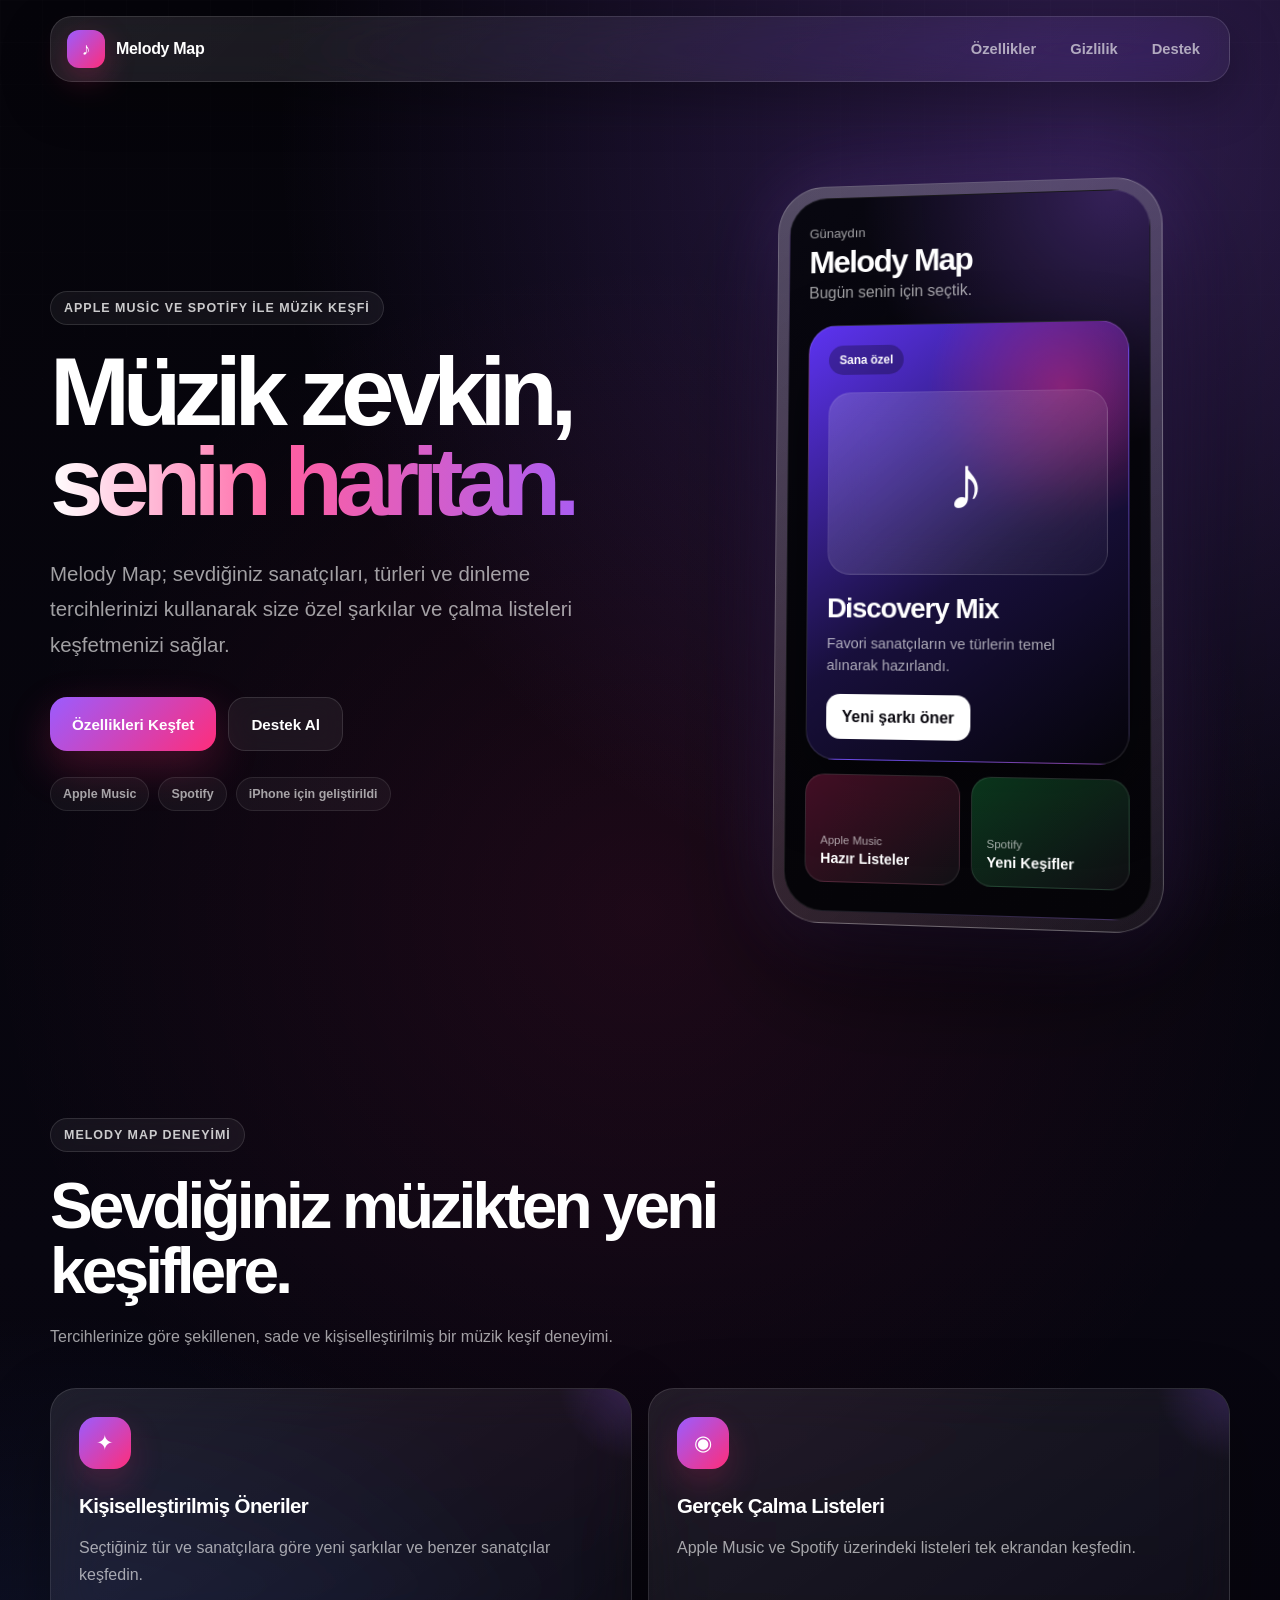
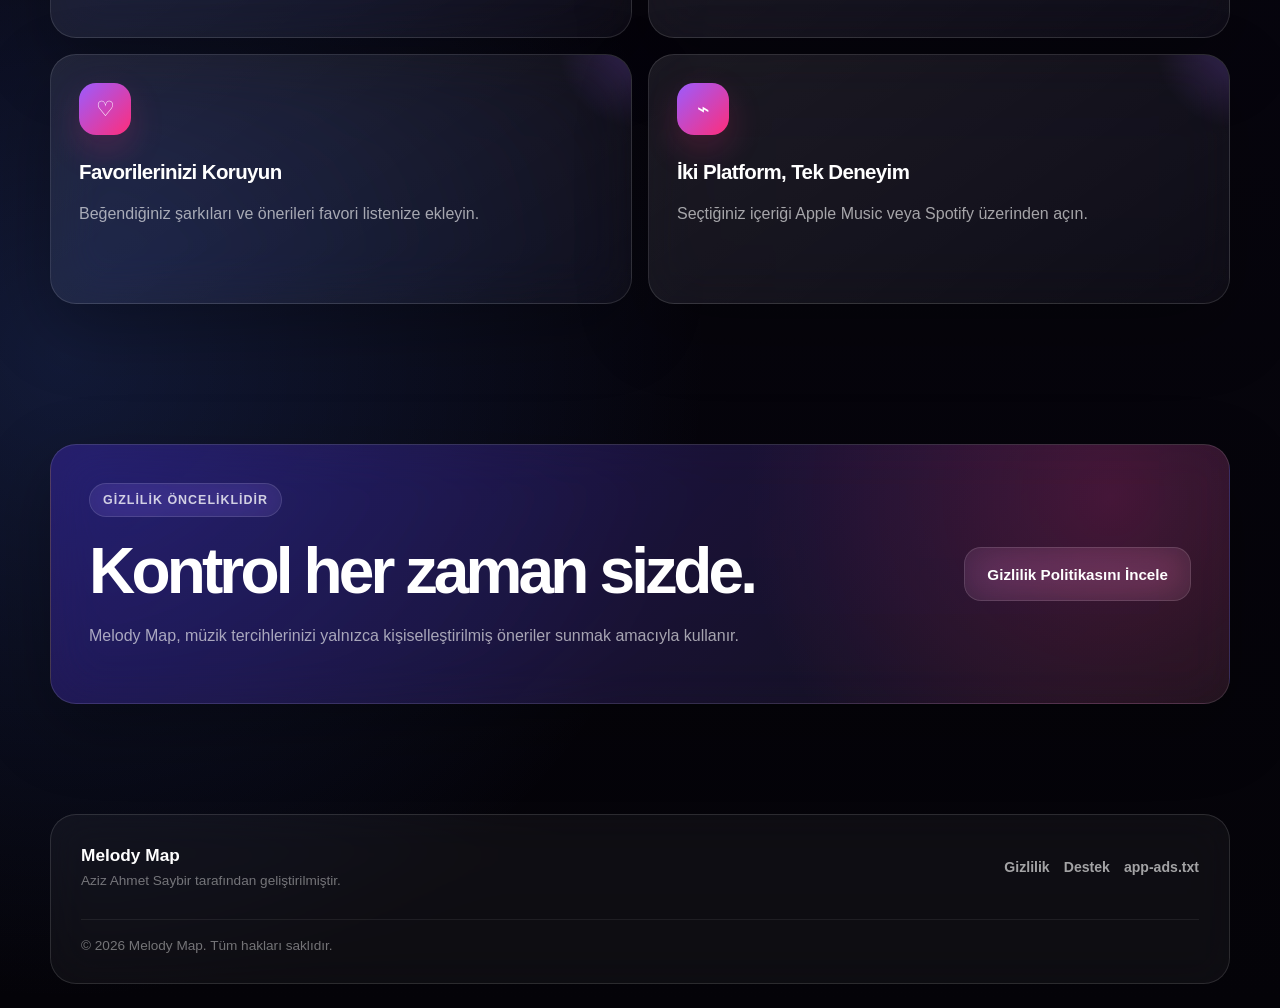
<file: index.html>
<!DOCTYPE html>
<html lang="tr">
<head>
    <meta charset="UTF-8">

    <meta
        name="viewport"
        content="width=device-width, initial-scale=1.0"
    >

    <title>Melody Map — Kişiselleştirilmiş Müzik Keşfi</title>

    <meta
        name="description"
        content="Melody Map, Apple Music ve Spotify üzerinden müzik zevkinize uygun şarkılar, sanatçılar ve çalma listeleri keşfetmenizi sağlar."
    >

    <meta name="theme-color" content="#050507">

    <link rel="stylesheet" href="style.css">
</head>

<body>
    <header class="site-header">
        <a class="brand" href="index.html">
            <span class="brand-icon">♪</span>
            <span>Melody Map</span>
        </a>

        <nav class="navigation">
            <a href="#features">Özellikler</a>
            <a href="privacy.html">Gizlilik</a>
            <a href="support.html">Destek</a>
        </nav>
    </header>

    <main>
        <section class="hero">
            <div class="hero-copy">
                <span class="eyebrow">
                    Apple Music ve Spotify ile müzik keşfi
                </span>

                <h1>
                    Müzik zevkin,
                    <span>senin haritan.</span>
                </h1>

                <p>
                    Melody Map; sevdiğiniz sanatçıları, türleri ve
                    dinleme tercihlerinizi kullanarak size özel
                    şarkılar ve çalma listeleri keşfetmenizi sağlar.
                </p>

                <div class="hero-actions">
                    <a class="primary-button" href="#features">
                        Özellikleri Keşfet
                    </a>

                    <a class="secondary-button" href="support.html">
                        Destek Al
                    </a>
                </div>

                <div class="platform-badges">
                    <span>Apple Music</span>
                    <span>Spotify</span>
                    <span>iPhone için geliştirildi</span>
                </div>
            </div>

            <div class="hero-visual">
                <div class="phone-frame">
                    <div class="phone-screen">
                        <div class="phone-header">
                            <small>Günaydın</small>
                            <strong>Melody Map</strong>
                            <span>Bugün senin için seçtik.</span>
                        </div>

                        <div class="music-card">
                            <span class="card-label">Sana özel</span>

                            <div class="music-art">
                                ♪
                            </div>

                            <h2>Discovery Mix</h2>
                            <p>
                                Favori sanatçıların ve türlerin temel
                                alınarak hazırlandı.
                            </p>

                            <button type="button">
                                Yeni şarkı öner
                            </button>
                        </div>

                        <div class="mini-card-row">
                            <div class="mini-card">
                                <span>Apple Music</span>
                                <strong>Hazır Listeler</strong>
                            </div>

                            <div class="mini-card spotify-card">
                                <span>Spotify</span>
                                <strong>Yeni Keşifler</strong>
                            </div>
                        </div>
                    </div>
                </div>
            </div>
        </section>

        <section id="features" class="section">
            <div class="section-heading">
                <span class="eyebrow">Melody Map deneyimi</span>

                <h2>
                    Sevdiğiniz müzikten yeni keşiflere.
                </h2>

                <p>
                    Tercihlerinize göre şekillenen, sade ve
                    kişiselleştirilmiş bir müzik keşif deneyimi.
                </p>
            </div>

            <div class="feature-grid">
                <article class="feature-card">
                    <span class="feature-icon">✦</span>
                    <h3>Kişiselleştirilmiş Öneriler</h3>
                    <p>
                        Seçtiğiniz tür ve sanatçılara göre yeni
                        şarkılar ve benzer sanatçılar keşfedin.
                    </p>
                </article>

                <article class="feature-card">
                    <span class="feature-icon">◉</span>
                    <h3>Gerçek Çalma Listeleri</h3>
                    <p>
                        Apple Music ve Spotify üzerindeki listeleri
                        tek ekrandan keşfedin.
                    </p>
                </article>

                <article class="feature-card">
                    <span class="feature-icon">♡</span>
                    <h3>Favorilerinizi Koruyun</h3>
                    <p>
                        Beğendiğiniz şarkıları ve önerileri favori
                        listenize ekleyin.
                    </p>
                </article>

                <article class="feature-card">
                    <span class="feature-icon">⌁</span>
                    <h3>İki Platform, Tek Deneyim</h3>
                    <p>
                        Seçtiğiniz içeriği Apple Music veya Spotify
                        üzerinden açın.
                    </p>
                </article>
            </div>
        </section>

        <section class="privacy-banner">
            <div>
                <span class="eyebrow">Gizlilik önceliklidir</span>

                <h2>
                    Kontrol her zaman sizde.
                </h2>

                <p>
                    Melody Map, müzik tercihlerinizi yalnızca
                    kişiselleştirilmiş öneriler sunmak amacıyla
                    kullanır.
                </p>
            </div>

            <a class="secondary-button" href="privacy.html">
                Gizlilik Politikasını İncele
            </a>
        </section>
    </main>

    <footer class="site-footer">
        <div>
            <strong>Melody Map</strong>
            <p>Aziz Ahmet Saybir tarafından geliştirilmiştir.</p>
        </div>

        <div class="footer-links">
            <a href="privacy.html">Gizlilik</a>
            <a href="support.html">Destek</a>
            <a href="app-ads.txt">app-ads.txt</a>
        </div>

        <p class="copyright">
            © 2026 Melody Map. Tüm hakları saklıdır.
        </p>
    </footer>
</body>
</html>
</file>
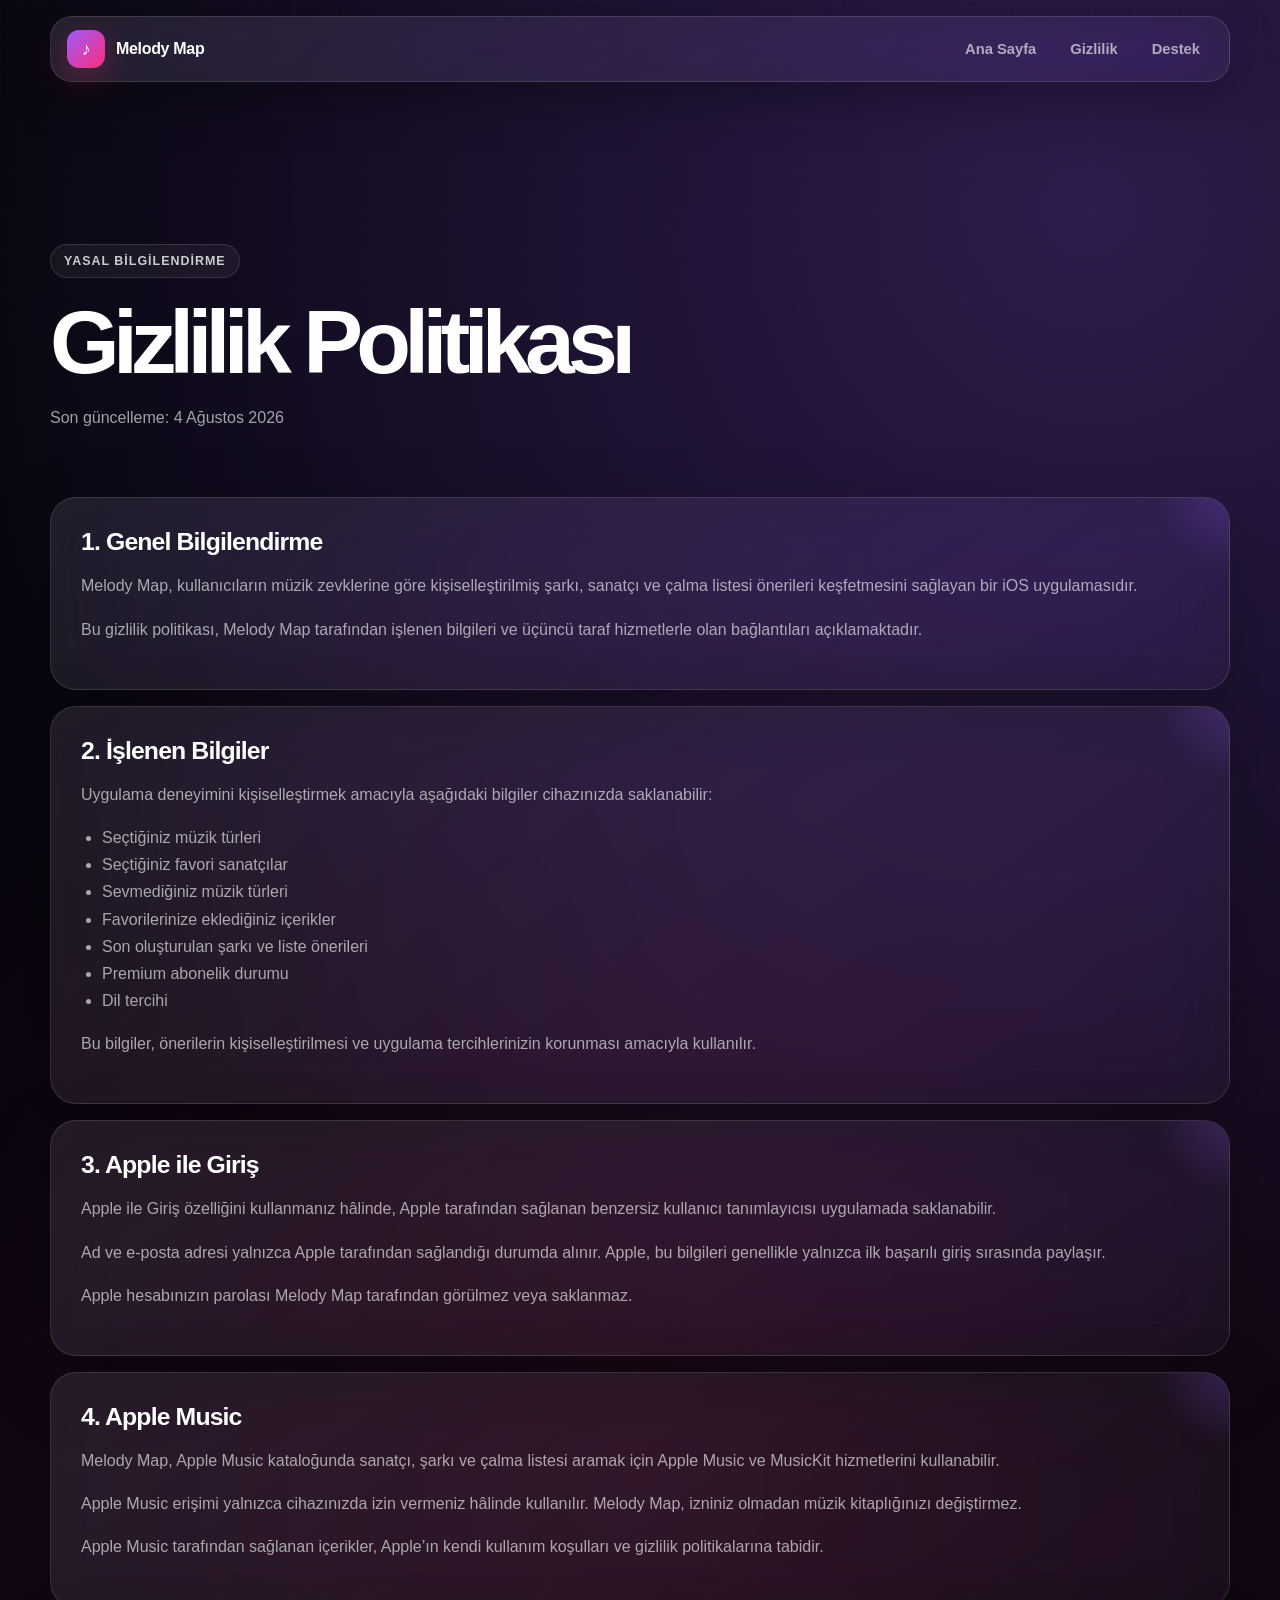
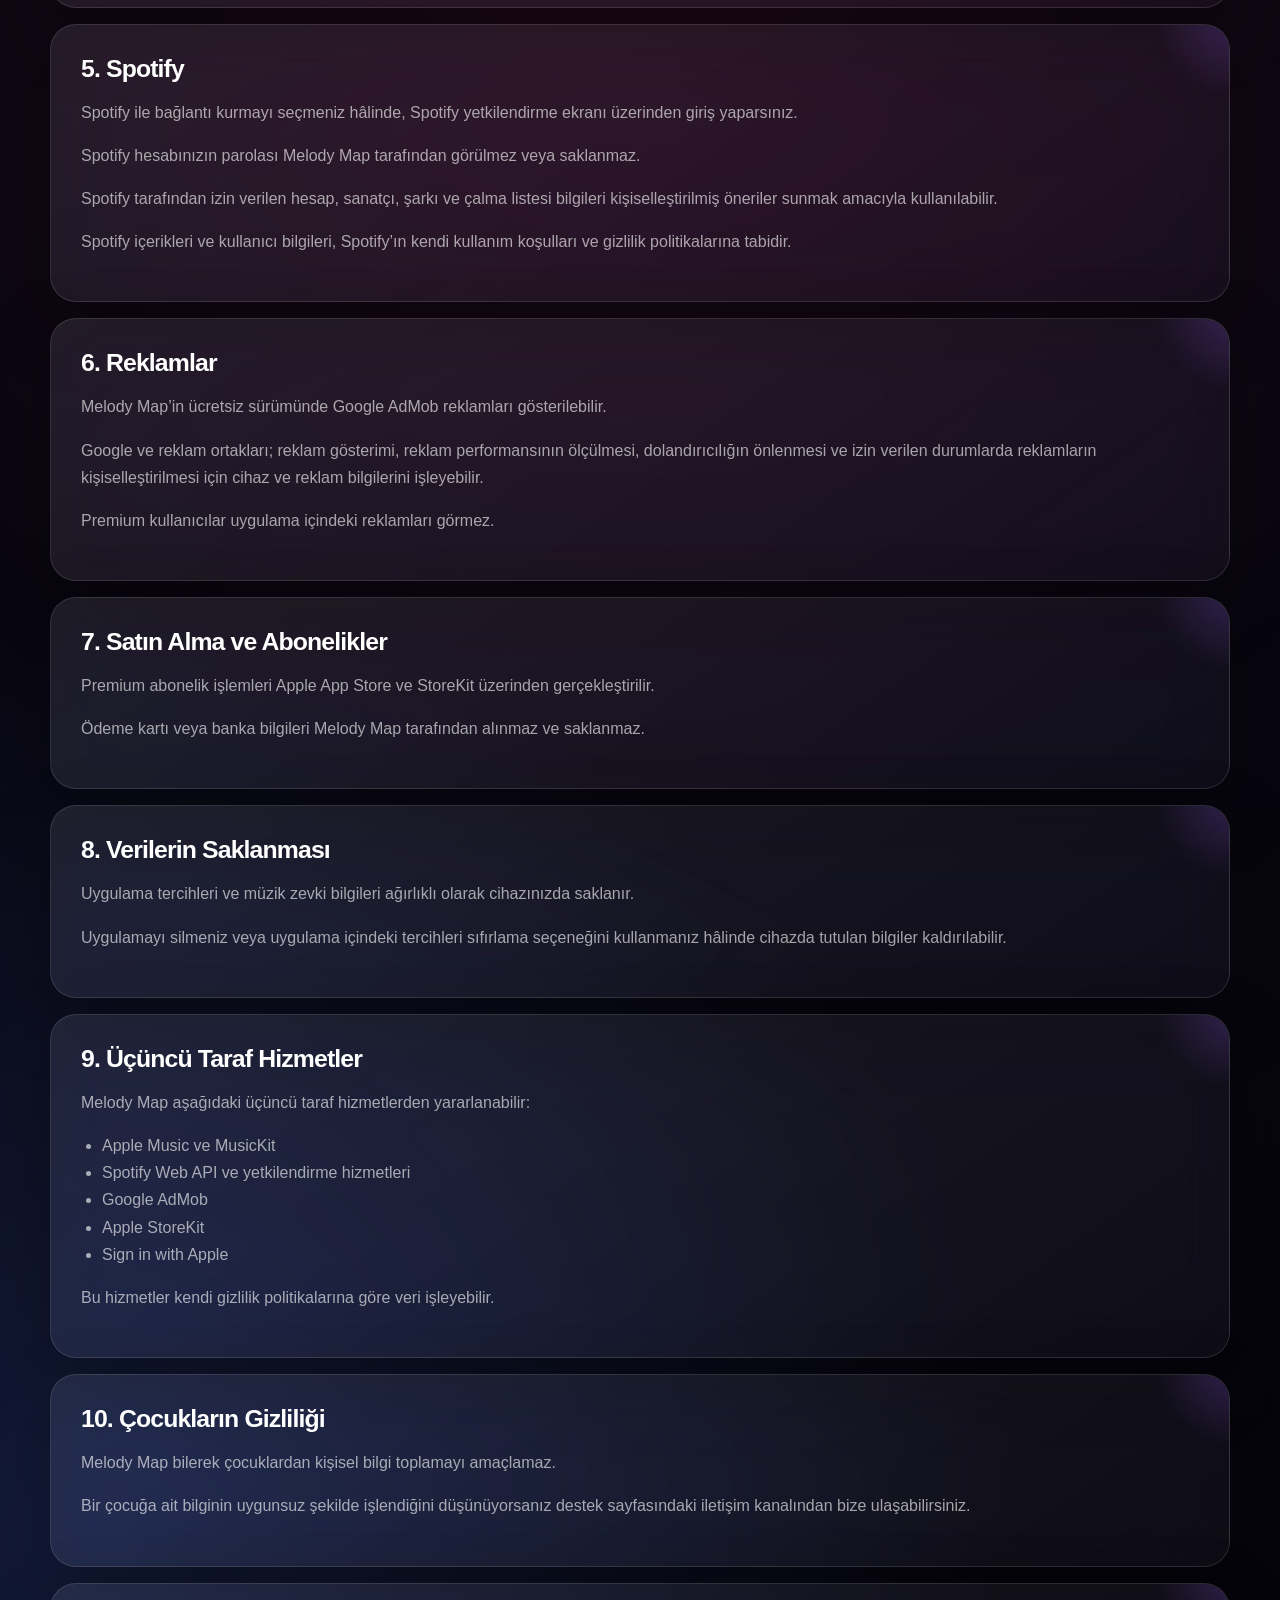
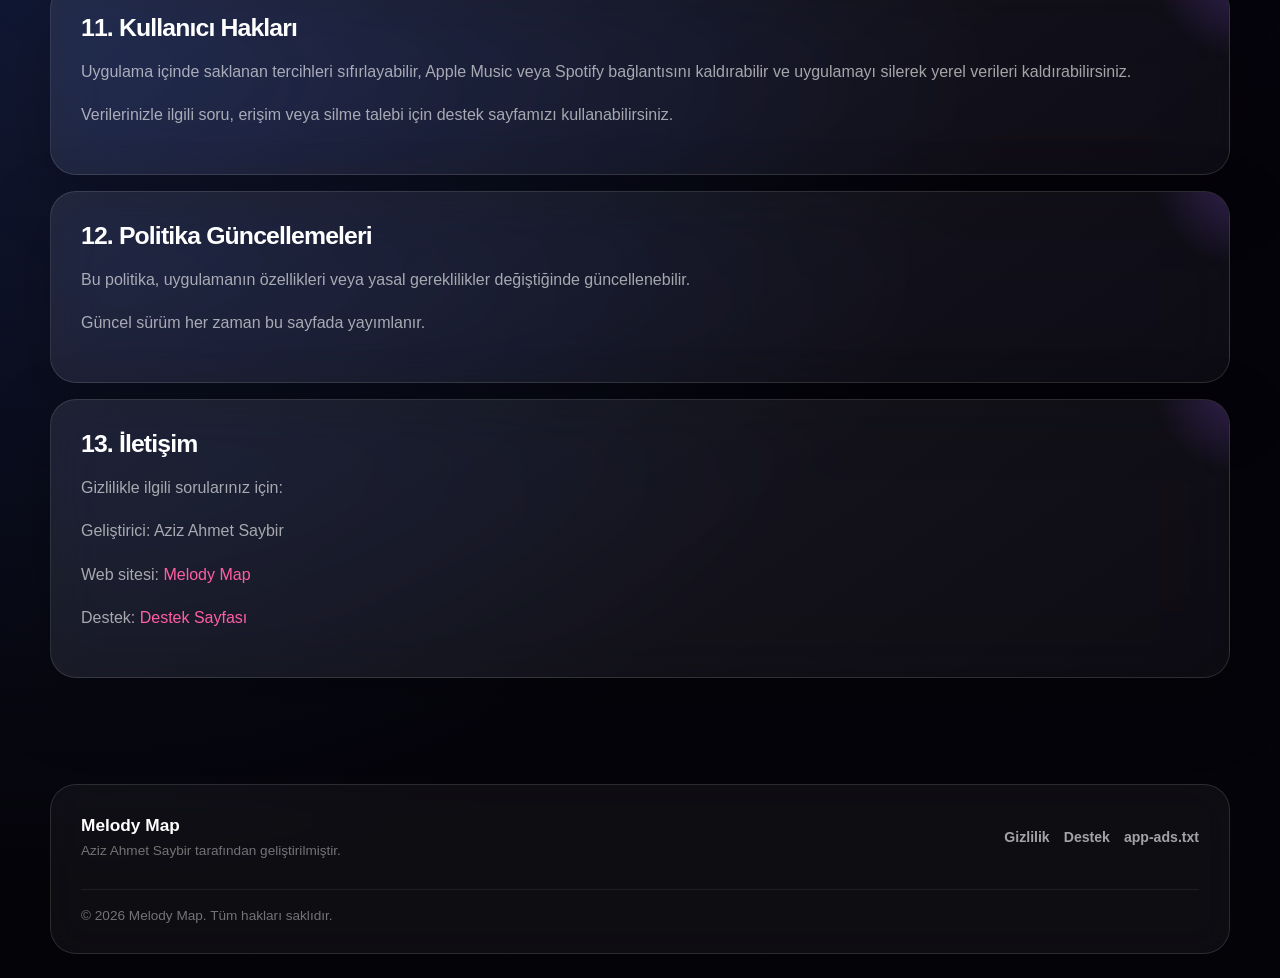
<file: privacy.html>
<!DOCTYPE html>
<html lang="tr">
<head>
    <meta charset="UTF-8">

    <meta
        name="viewport"
        content="width=device-width, initial-scale=1.0"
    >

    <title>Gizlilik Politikası — Melody Map</title>

    <meta
        name="description"
        content="Melody Map uygulamasının gizlilik politikası."
    >

    <meta name="theme-color" content="#050507">

    <link rel="stylesheet" href="style.css">
</head>

<body>
    <header class="site-header">
        <a class="brand" href="index.html">
            <span class="brand-icon">♪</span>
            <span>Melody Map</span>
        </a>

        <nav class="navigation">
            <a href="index.html">Ana Sayfa</a>
            <a href="privacy.html">Gizlilik</a>
            <a href="support.html">Destek</a>
        </nav>
    </header>

    <main class="legal-page">
        <section class="legal-hero">
            <span class="eyebrow">Yasal Bilgilendirme</span>

            <h1>Gizlilik Politikası</h1>

            <p>
                Son güncelleme: 4 Ağustos 2026
            </p>
        </section>

        <section class="legal-card">
            <h2>1. Genel Bilgilendirme</h2>

            <p>
                Melody Map, kullanıcıların müzik zevklerine göre
                kişiselleştirilmiş şarkı, sanatçı ve çalma listesi
                önerileri keşfetmesini sağlayan bir iOS
                uygulamasıdır.
            </p>

            <p>
                Bu gizlilik politikası, Melody Map tarafından
                işlenen bilgileri ve üçüncü taraf hizmetlerle olan
                bağlantıları açıklamaktadır.
            </p>
        </section>

        <section class="legal-card">
            <h2>2. İşlenen Bilgiler</h2>

            <p>
                Uygulama deneyimini kişiselleştirmek amacıyla
                aşağıdaki bilgiler cihazınızda saklanabilir:
            </p>

            <ul>
                <li>Seçtiğiniz müzik türleri</li>
                <li>Seçtiğiniz favori sanatçılar</li>
                <li>Sevmediğiniz müzik türleri</li>
                <li>Favorilerinize eklediğiniz içerikler</li>
                <li>Son oluşturulan şarkı ve liste önerileri</li>
                <li>Premium abonelik durumu</li>
                <li>Dil tercihi</li>
            </ul>

            <p>
                Bu bilgiler, önerilerin kişiselleştirilmesi ve
                uygulama tercihlerinizin korunması amacıyla
                kullanılır.
            </p>
        </section>

        <section class="legal-card">
            <h2>3. Apple ile Giriş</h2>

            <p>
                Apple ile Giriş özelliğini kullanmanız hâlinde,
                Apple tarafından sağlanan benzersiz kullanıcı
                tanımlayıcısı uygulamada saklanabilir.
            </p>

            <p>
                Ad ve e-posta adresi yalnızca Apple tarafından
                sağlandığı durumda alınır. Apple, bu bilgileri
                genellikle yalnızca ilk başarılı giriş sırasında
                paylaşır.
            </p>

            <p>
                Apple hesabınızın parolası Melody Map tarafından
                görülmez veya saklanmaz.
            </p>
        </section>

        <section class="legal-card">
            <h2>4. Apple Music</h2>

            <p>
                Melody Map, Apple Music kataloğunda sanatçı,
                şarkı ve çalma listesi aramak için Apple Music ve
                MusicKit hizmetlerini kullanabilir.
            </p>

            <p>
                Apple Music erişimi yalnızca cihazınızda izin
                vermeniz hâlinde kullanılır. Melody Map,
                izniniz olmadan müzik kitaplığınızı değiştirmez.
            </p>

            <p>
                Apple Music tarafından sağlanan içerikler,
                Apple’ın kendi kullanım koşulları ve gizlilik
                politikalarına tabidir.
            </p>
        </section>

        <section class="legal-card">
            <h2>5. Spotify</h2>

            <p>
                Spotify ile bağlantı kurmayı seçmeniz hâlinde,
                Spotify yetkilendirme ekranı üzerinden giriş
                yaparsınız.
            </p>

            <p>
                Spotify hesabınızın parolası Melody Map tarafından
                görülmez veya saklanmaz.
            </p>

            <p>
                Spotify tarafından izin verilen hesap, sanatçı,
                şarkı ve çalma listesi bilgileri kişiselleştirilmiş
                öneriler sunmak amacıyla kullanılabilir.
            </p>

            <p>
                Spotify içerikleri ve kullanıcı bilgileri,
                Spotify’ın kendi kullanım koşulları ve gizlilik
                politikalarına tabidir.
            </p>
        </section>

        <section class="legal-card">
            <h2>6. Reklamlar</h2>

            <p>
                Melody Map’in ücretsiz sürümünde Google AdMob
                reklamları gösterilebilir.
            </p>

            <p>
                Google ve reklam ortakları; reklam gösterimi,
                reklam performansının ölçülmesi, dolandırıcılığın
                önlenmesi ve izin verilen durumlarda reklamların
                kişiselleştirilmesi için cihaz ve reklam
                bilgilerini işleyebilir.
            </p>

            <p>
                Premium kullanıcılar uygulama içindeki reklamları
                görmez.
            </p>
        </section>

        <section class="legal-card">
            <h2>7. Satın Alma ve Abonelikler</h2>

            <p>
                Premium abonelik işlemleri Apple App Store ve
                StoreKit üzerinden gerçekleştirilir.
            </p>

            <p>
                Ödeme kartı veya banka bilgileri Melody Map
                tarafından alınmaz ve saklanmaz.
            </p>
        </section>

        <section class="legal-card">
            <h2>8. Verilerin Saklanması</h2>

            <p>
                Uygulama tercihleri ve müzik zevki bilgileri
                ağırlıklı olarak cihazınızda saklanır.
            </p>

            <p>
                Uygulamayı silmeniz veya uygulama içindeki
                tercihleri sıfırlama seçeneğini kullanmanız
                hâlinde cihazda tutulan bilgiler kaldırılabilir.
            </p>
        </section>

        <section class="legal-card">
            <h2>9. Üçüncü Taraf Hizmetler</h2>

            <p>
                Melody Map aşağıdaki üçüncü taraf hizmetlerden
                yararlanabilir:
            </p>

            <ul>
                <li>Apple Music ve MusicKit</li>
                <li>Spotify Web API ve yetkilendirme hizmetleri</li>
                <li>Google AdMob</li>
                <li>Apple StoreKit</li>
                <li>Sign in with Apple</li>
            </ul>

            <p>
                Bu hizmetler kendi gizlilik politikalarına göre
                veri işleyebilir.
            </p>
        </section>

        <section class="legal-card">
            <h2>10. Çocukların Gizliliği</h2>

            <p>
                Melody Map bilerek çocuklardan kişisel bilgi
                toplamayı amaçlamaz.
            </p>

            <p>
                Bir çocuğa ait bilginin uygunsuz şekilde
                işlendiğini düşünüyorsanız destek sayfasındaki
                iletişim kanalından bize ulaşabilirsiniz.
            </p>
        </section>

        <section class="legal-card">
            <h2>11. Kullanıcı Hakları</h2>

            <p>
                Uygulama içinde saklanan tercihleri sıfırlayabilir,
                Apple Music veya Spotify bağlantısını
                kaldırabilir ve uygulamayı silerek yerel verileri
                kaldırabilirsiniz.
            </p>

            <p>
                Verilerinizle ilgili soru, erişim veya silme
                talebi için destek sayfamızı kullanabilirsiniz.
            </p>
        </section>

        <section class="legal-card">
            <h2>12. Politika Güncellemeleri</h2>

            <p>
                Bu politika, uygulamanın özellikleri veya yasal
                gereklilikler değiştiğinde güncellenebilir.
            </p>

            <p>
                Güncel sürüm her zaman bu sayfada yayımlanır.
            </p>
        </section>

        <section class="legal-card">
            <h2>13. İletişim</h2>

            <p>
                Gizlilikle ilgili sorularınız için:
            </p>

            <p>
                Geliştirici: Aziz Ahmet Saybir
            </p>

            <p>
                Web sitesi:
                <a href="index.html">Melody Map</a>
            </p>

            <p>
                Destek:
                <a href="support.html">Destek Sayfası</a>
            </p>
        </section>
    </main>

    <footer class="site-footer">
        <div>
            <strong>Melody Map</strong>
            <p>Aziz Ahmet Saybir tarafından geliştirilmiştir.</p>
        </div>

        <div class="footer-links">
            <a href="privacy.html">Gizlilik</a>
            <a href="support.html">Destek</a>
            <a href="app-ads.txt">app-ads.txt</a>
        </div>

        <p class="copyright">
            © 2026 Melody Map. Tüm hakları saklıdır.
        </p>
    </footer>
</body>
</html>
</file>
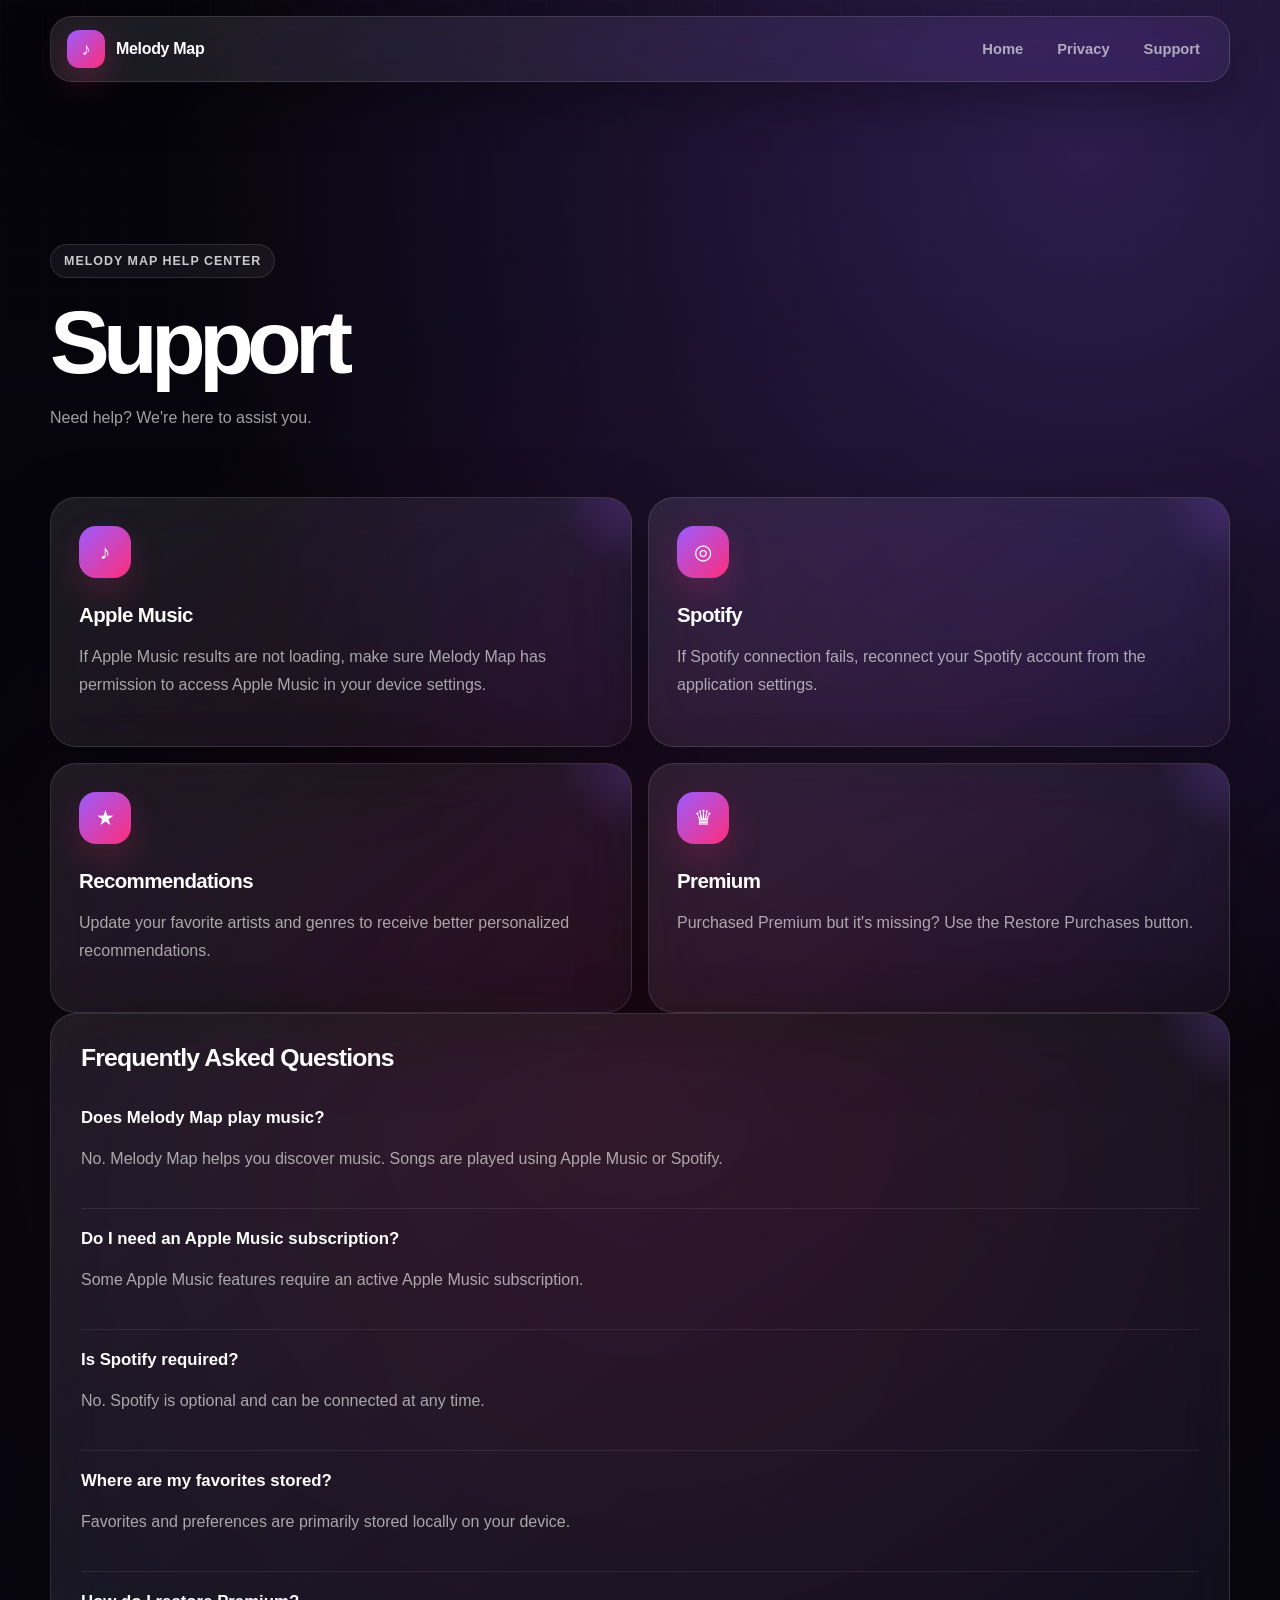
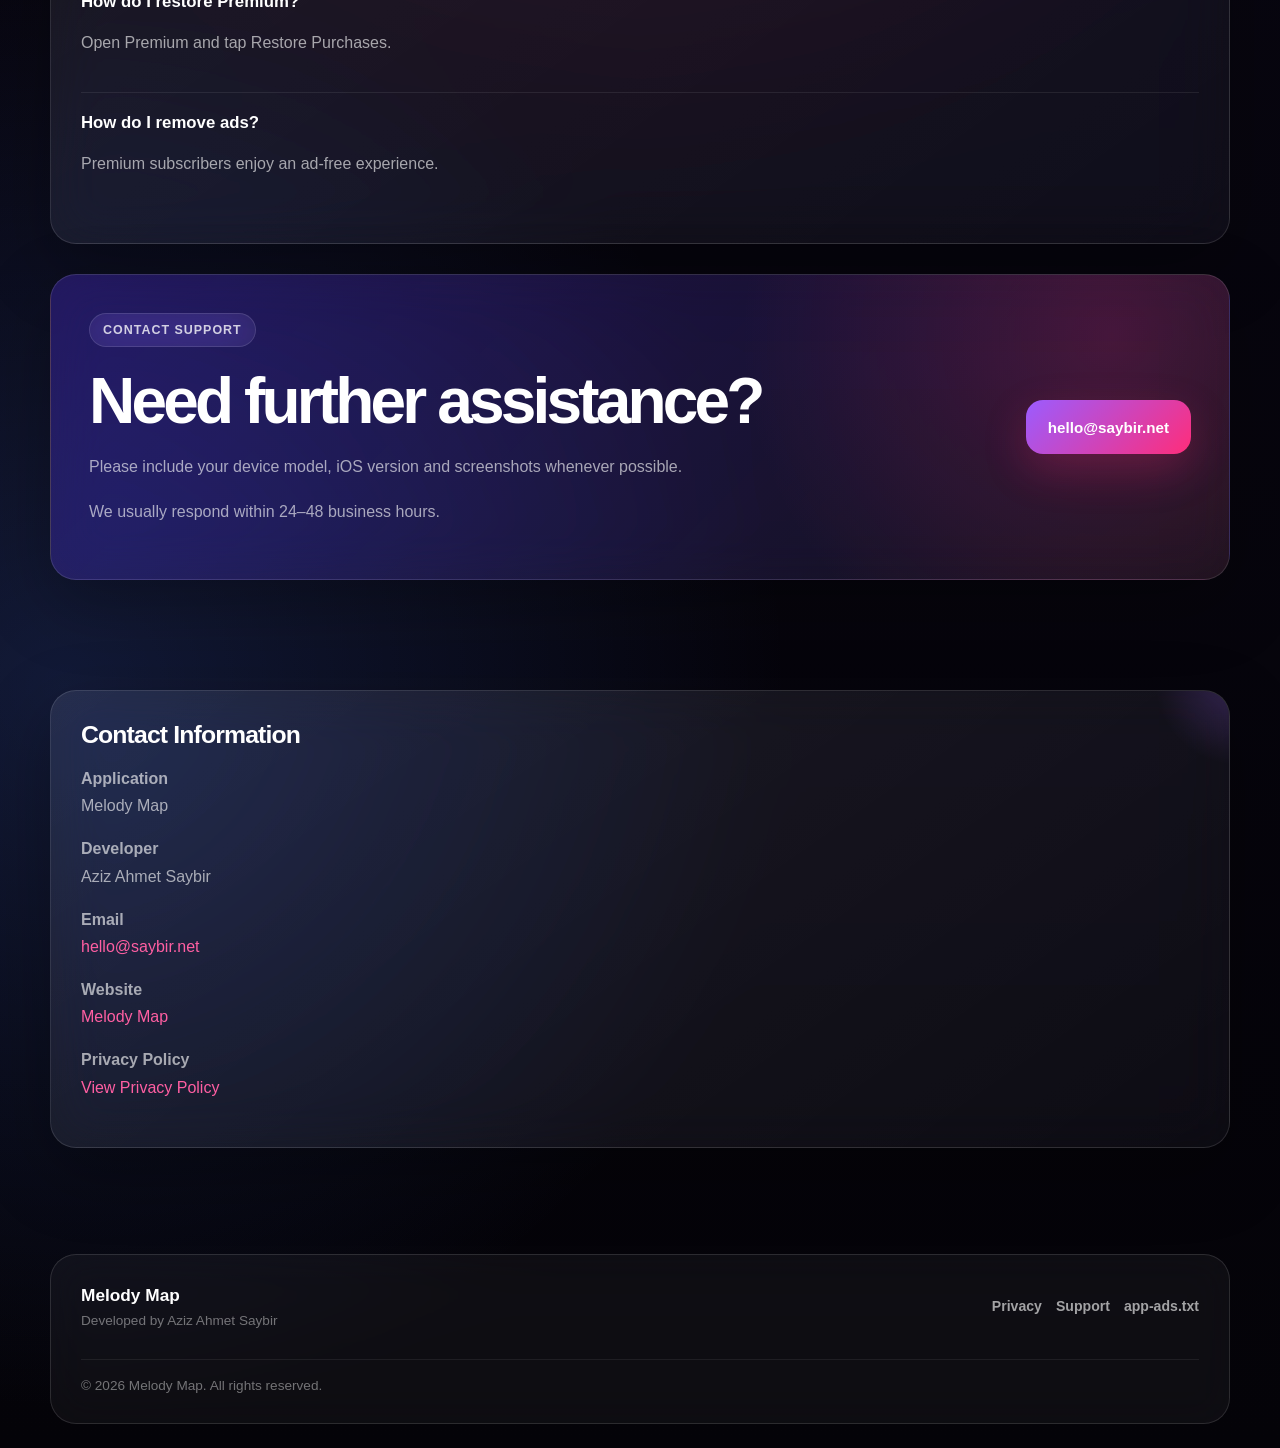
<file: support.html>
<!DOCTYPE html>
<html lang="en">
<head>
    <meta charset="UTF-8">

    <meta
        name="viewport"
        content="width=device-width, initial-scale=1.0"
    >

    <title>Support • Melody Map</title>

    <meta
        name="description"
        content="Official support page for Melody Map."
    >

    <meta name="theme-color" content="#050507">

    <link rel="stylesheet" href="style.css">
</head>

<body>

<header class="site-header">

    <a class="brand" href="index.html">
        <span class="brand-icon">♪</span>
        <span>Melody Map</span>
    </a>

    <nav class="navigation">
        <a href="index.html">Home</a>
        <a href="privacy.html">Privacy</a>
        <a href="support.html">Support</a>
    </nav>

</header>

<main class="legal-page">

    <section class="legal-hero">

        <span class="eyebrow">
            Melody Map Help Center
        </span>

        <h1>Support</h1>

        <p>
            Need help? We're here to assist you.
        </p>

    </section>

    <section class="support-grid">

        <article class="support-card">
            <span class="feature-icon">♪</span>

            <h2>Apple Music</h2>

            <p>
                If Apple Music results are not loading,
                make sure Melody Map has permission to access
                Apple Music in your device settings.
            </p>
        </article>

        <article class="support-card">
            <span class="feature-icon">◎</span>

            <h2>Spotify</h2>

            <p>
                If Spotify connection fails,
                reconnect your Spotify account
                from the application settings.
            </p>
        </article>

        <article class="support-card">
            <span class="feature-icon">★</span>

            <h2>Recommendations</h2>

            <p>
                Update your favorite artists
                and genres to receive
                better personalized recommendations.
            </p>
        </article>

        <article class="support-card">
            <span class="feature-icon">♛</span>

            <h2>Premium</h2>

            <p>
                Purchased Premium but it's missing?
                Use the Restore Purchases button.
            </p>
        </article>

    </section>

    <section class="legal-card">

        <h2>Frequently Asked Questions</h2>

        <div class="faq-item">
            <h3>Does Melody Map play music?</h3>

            <p>
                No.
                Melody Map helps you discover music.
                Songs are played using Apple Music
                or Spotify.
            </p>
        </div>

        <div class="faq-item">
            <h3>Do I need an Apple Music subscription?</h3>

            <p>
                Some Apple Music features require
                an active Apple Music subscription.
            </p>
        </div>

        <div class="faq-item">
            <h3>Is Spotify required?</h3>

            <p>
                No.
                Spotify is optional and can be connected
                at any time.
            </p>
        </div>

        <div class="faq-item">
            <h3>Where are my favorites stored?</h3>

            <p>
                Favorites and preferences are primarily
                stored locally on your device.
            </p>
        </div>

        <div class="faq-item">
            <h3>How do I restore Premium?</h3>

            <p>
                Open Premium and tap
                Restore Purchases.
            </p>
        </div>

        <div class="faq-item">
            <h3>How do I remove ads?</h3>

            <p>
                Premium subscribers enjoy
                an ad-free experience.
            </p>
        </div>

    </section>

    <section class="contact-card">

        <div>

            <span class="eyebrow">
                Contact Support
            </span>

            <h2>Need further assistance?</h2>

            <p>
                Please include your device model,
                iOS version and screenshots
                whenever possible.
            </p>

            <p>
                We usually respond within
                24–48 business hours.
            </p>

        </div>

        <a
            class="primary-button"
            href="mailto:hello@saybir.net?subject=Melody%20Map%20Support"
        >
            hello@saybir.net
        </a>

    </section>

    <section class="legal-card">

        <h2>Contact Information</h2>

        <p>
            <strong>Application</strong><br>
            Melody Map
        </p>

        <p>
            <strong>Developer</strong><br>
            Aziz Ahmet Saybir
        </p>

        <p>
            <strong>Email</strong><br>

            <a href="mailto:hello@saybir.net">
                hello@saybir.net
            </a>
        </p>

        <p>
            <strong>Website</strong><br>

            <a href="index.html">
                Melody Map
            </a>
        </p>

        <p>
            <strong>Privacy Policy</strong><br>

            <a href="privacy.html">
                View Privacy Policy
            </a>
        </p>

    </section>

</main>

<footer class="site-footer">

    <div>

        <strong>Melody Map</strong>

        <p>
            Developed by Aziz Ahmet Saybir
        </p>

    </div>

    <div class="footer-links">

        <a href="privacy.html">
            Privacy
        </a>

        <a href="support.html">
            Support
        </a>

        <a href="app-ads.txt">
            app-ads.txt
        </a>

    </div>

    <p class="copyright">
        © 2026 Melody Map. All rights reserved.
    </p>

</footer>

</body>
</html>
</file>
<file: style.css>
:root {
    --bg: #05040a;
    --bg-soft: #0b0812;
    --surface: rgba(255, 255, 255, 0.065);
    --surface-strong: rgba(255, 255, 255, 0.11);
    --border: rgba(255, 255, 255, 0.12);
    --border-strong: rgba(255, 255, 255, 0.2);

    --text: #ffffff;
    --muted: rgba(255, 255, 255, 0.62);
    --muted-soft: rgba(255, 255, 255, 0.42);

    --pink: #ff2d7a;
    --pink-soft: #ff5fa2;
    --purple: #9b5cff;
    --indigo: #6236ff;
    --blue: #4c7dff;
    --spotify: #1ed760;

    --radius-small: 18px;
    --radius-medium: 26px;
    --radius-large: 36px;

    --shadow:
        0 30px 90px rgba(0, 0, 0, 0.52);

    --glow:
        0 0 60px rgba(155, 92, 255, 0.24);
}

* {
    box-sizing: border-box;
}

html {
    scroll-behavior: smooth;
}

body {
    margin: 0;
    min-height: 100vh;
    overflow-x: hidden;

    font-family:
        -apple-system,
        BlinkMacSystemFont,
        "SF Pro Display",
        "Segoe UI",
        sans-serif;

    color: var(--text);

    background:
        radial-gradient(
            circle at 85% 5%,
            rgba(155, 92, 255, 0.27),
            transparent 30%
        ),
        radial-gradient(
            circle at 5% 75%,
            rgba(76, 125, 255, 0.18),
            transparent 28%
        ),
        radial-gradient(
            circle at 50% 35%,
            rgba(255, 45, 122, 0.09),
            transparent 36%
        ),
        linear-gradient(
            180deg,
            #05040a 0%,
            #080610 48%,
            #040308 100%
        );
}

body::before {
    content: "";
    position: fixed;
    inset: 0;
    pointer-events: none;
    z-index: -1;

    background-image:
        linear-gradient(
            rgba(255, 255, 255, 0.018) 1px,
            transparent 1px
        ),
        linear-gradient(
            90deg,
            rgba(255, 255, 255, 0.018) 1px,
            transparent 1px
        );

    background-size: 42px 42px;

    mask-image:
        linear-gradient(
            to bottom,
            rgba(0, 0, 0, 0.55),
            transparent 82%
        );
}

a {
    color: inherit;
    text-decoration: none;
}

button,
a {
    -webkit-tap-highlight-color: transparent;
}

.site-header {
    position: sticky;
    top: 0;
    z-index: 50;

    width: min(1180px, calc(100% - 32px));
    margin: 16px auto 0;
    padding: 13px 16px;

    display: flex;
    align-items: center;
    justify-content: space-between;
    gap: 20px;

    background:
        linear-gradient(
            135deg,
            rgba(255, 255, 255, 0.1),
            rgba(255, 255, 255, 0.045)
        );

    border: 1px solid var(--border);
    border-radius: 22px;

    backdrop-filter: blur(28px) saturate(150%);
    -webkit-backdrop-filter: blur(28px) saturate(150%);

    box-shadow:
        0 18px 50px rgba(0, 0, 0, 0.3);
}

.brand {
    display: flex;
    align-items: center;
    gap: 11px;

    font-size: 1rem;
    font-weight: 800;
    letter-spacing: -0.02em;
}

.brand-icon {
    width: 38px;
    height: 38px;

    display: grid;
    place-items: center;

    border-radius: 12px;

    background:
        linear-gradient(
            135deg,
            var(--purple),
            var(--pink)
        );

    box-shadow:
        0 10px 30px rgba(255, 45, 122, 0.27);

    font-size: 1.1rem;
}

.navigation {
    display: flex;
    align-items: center;
    gap: 8px;
}

.navigation a {
    padding: 10px 13px;
    border-radius: 12px;

    color: var(--muted);
    font-size: 0.92rem;
    font-weight: 650;

    transition:
        color 0.2s ease,
        background 0.2s ease,
        transform 0.2s ease;
}

.navigation a:hover {
    color: var(--text);
    background: rgba(255, 255, 255, 0.08);
    transform: translateY(-1px);
}

main {
    width: min(1180px, calc(100% - 32px));
    margin: 0 auto;
}

.hero {
    min-height: 760px;
    padding: 96px 0 84px;

    display: grid;
    grid-template-columns: minmax(0, 1.05fr) minmax(330px, 0.95fr);
    align-items: center;
    gap: 70px;
}

.hero-copy {
    position: relative;
    z-index: 2;
}

.eyebrow {
    display: inline-flex;
    align-items: center;
    gap: 8px;

    padding: 9px 13px;
    margin-bottom: 22px;

    border: 1px solid rgba(255, 255, 255, 0.12);
    border-radius: 999px;

    background: rgba(255, 255, 255, 0.055);

    color: rgba(255, 255, 255, 0.78);

    font-size: 0.78rem;
    font-weight: 800;
    letter-spacing: 0.08em;
    text-transform: uppercase;

    backdrop-filter: blur(18px);
}

.hero h1,
.legal-hero h1 {
    margin: 0;

    font-size: clamp(3.8rem, 7.5vw, 7rem);
    line-height: 0.94;
    letter-spacing: -0.075em;
}

.hero h1 span {
    display: block;

    background:
        linear-gradient(
            90deg,
            #ffffff 0%,
            var(--pink-soft) 40%,
            var(--purple) 100%
        );

    -webkit-background-clip: text;
    background-clip: text;
    color: transparent;
}

.hero-copy > p {
    max-width: 660px;
    margin: 28px 0 0;

    color: var(--muted);

    font-size: clamp(1.05rem, 1.7vw, 1.28rem);
    line-height: 1.75;
}

.hero-actions {
    display: flex;
    flex-wrap: wrap;
    gap: 12px;
    margin-top: 34px;
}

.primary-button,
.secondary-button {
    min-height: 54px;
    padding: 0 22px;

    display: inline-flex;
    align-items: center;
    justify-content: center;

    border-radius: 17px;

    font-size: 0.95rem;
    font-weight: 800;

    transition:
        transform 0.2s ease,
        box-shadow 0.2s ease,
        border-color 0.2s ease;
}

.primary-button {
    color: white;

    background:
        linear-gradient(
            135deg,
            var(--purple),
            var(--pink)
        );

    box-shadow:
        0 16px 44px rgba(255, 45, 122, 0.24);
}

.secondary-button {
    color: var(--text);
    border: 1px solid var(--border);
    background: rgba(255, 255, 255, 0.06);
    backdrop-filter: blur(18px);
}

.primary-button:hover,
.secondary-button:hover {
    transform: translateY(-2px);
}

.primary-button:hover {
    box-shadow:
        0 22px 60px rgba(255, 45, 122, 0.34);
}

.secondary-button:hover {
    border-color: var(--border-strong);
}

.platform-badges {
    display: flex;
    flex-wrap: wrap;
    gap: 9px;
    margin-top: 26px;
}

.platform-badges span {
    padding: 9px 12px;

    border: 1px solid rgba(255, 255, 255, 0.09);
    border-radius: 999px;

    background: rgba(255, 255, 255, 0.045);

    color: var(--muted);

    font-size: 0.78rem;
    font-weight: 650;
}

.hero-visual {
    display: flex;
    justify-content: center;
    perspective: 1200px;
}

.phone-frame {
    width: min(390px, 100%);
    padding: 11px;

    border-radius: 48px;

    background:
        linear-gradient(
            145deg,
            rgba(255, 255, 255, 0.24),
            rgba(255, 255, 255, 0.06)
        );

    border: 1px solid rgba(255, 255, 255, 0.22);

    box-shadow:
        0 45px 120px rgba(0, 0, 0, 0.62),
        0 0 80px rgba(155, 92, 255, 0.24);

    transform:
        rotateY(-6deg)
        rotateX(2deg);
}

.phone-screen {
    min-height: 700px;
    padding: 28px 20px;

    border-radius: 39px;

    overflow: hidden;

    background:
        radial-gradient(
            circle at 90% 0%,
            rgba(155, 92, 255, 0.3),
            transparent 32%
        ),
        linear-gradient(
            180deg,
            #080710,
            #050408
        );

    border: 1px solid rgba(255, 255, 255, 0.08);
}

.phone-header {
    display: flex;
    flex-direction: column;
    gap: 4px;
}

.phone-header small,
.phone-header span {
    color: var(--muted);
}

.phone-header strong {
    font-size: 2rem;
    letter-spacing: -0.05em;
}

.music-card {
    min-height: 390px;
    margin-top: 24px;
    padding: 20px;

    display: flex;
    flex-direction: column;
    align-items: flex-start;

    border-radius: 30px;

    background:
        radial-gradient(
            circle at 80% 15%,
            rgba(255, 45, 122, 0.42),
            transparent 30%
        ),
        linear-gradient(
            145deg,
            rgba(98, 54, 255, 0.95),
            rgba(25, 16, 62, 0.96) 55%,
            rgba(5, 4, 10, 0.98)
        );

    border: 1px solid rgba(255, 255, 255, 0.13);

    box-shadow:
        0 26px 70px rgba(0, 0, 0, 0.44);
}

.card-label {
    padding: 8px 11px;

    border-radius: 999px;

    background: rgba(0, 0, 0, 0.28);

    color: white;

    font-size: 0.75rem;
    font-weight: 800;
}

.music-art {
    width: 100%;
    height: 185px;
    margin: 18px 0;

    display: grid;
    place-items: center;

    border-radius: 23px;

    background:
        linear-gradient(
            135deg,
            rgba(255, 255, 255, 0.16),
            rgba(255, 255, 255, 0.035)
        );

    border: 1px solid rgba(255, 255, 255, 0.12);

    font-size: 4.8rem;

    backdrop-filter: blur(20px);
}

.music-card h2 {
    margin: 0;
    font-size: 1.75rem;
    letter-spacing: -0.04em;
}

.music-card p {
    margin: 8px 0 18px;
    color: rgba(255, 255, 255, 0.65);
    font-size: 0.92rem;
    line-height: 1.5;
}

.music-card button {
    height: 45px;
    padding: 0 16px;

    border: none;
    border-radius: 14px;

    color: #09070e;
    background: white;

    font: inherit;
    font-weight: 800;
}

.mini-card-row {
    display: grid;
    grid-template-columns: 1fr 1fr;
    gap: 11px;
    margin-top: 14px;
}

.mini-card {
    min-height: 108px;
    padding: 15px;

    display: flex;
    flex-direction: column;
    justify-content: flex-end;
    gap: 4px;

    border-radius: 20px;

    background:
        linear-gradient(
            145deg,
            rgba(255, 45, 122, 0.25),
            rgba(255, 255, 255, 0.05)
        );

    border: 1px solid rgba(255, 255, 255, 0.1);
}

.spotify-card {
    background:
        linear-gradient(
            145deg,
            rgba(30, 215, 96, 0.24),
            rgba(255, 255, 255, 0.045)
        );
}

.mini-card span {
    color: var(--muted);
    font-size: 0.72rem;
}

.mini-card strong {
    font-size: 0.9rem;
}

.section {
    padding: 110px 0;
}

.section-heading {
    max-width: 730px;
    margin-bottom: 38px;
}

.section-heading h2,
.privacy-banner h2,
.contact-card h2 {
    margin: 0;

    font-size: clamp(2.5rem, 5vw, 4.4rem);
    line-height: 1.02;
    letter-spacing: -0.06em;
}

.section-heading p,
.privacy-banner p,
.contact-card p {
    margin-top: 18px;
    color: var(--muted);
    line-height: 1.7;
}

.feature-grid,
.support-grid {
    display: grid;
    grid-template-columns: repeat(2, 1fr);
    gap: 16px;
}

.feature-card,
.support-card,
.legal-card,
.contact-card,
.privacy-banner {
    position: relative;
    overflow: hidden;

    border: 1px solid var(--border);
    border-radius: var(--radius-medium);

    background:
        linear-gradient(
            145deg,
            rgba(255, 255, 255, 0.09),
            rgba(255, 255, 255, 0.035)
        );

    backdrop-filter: blur(26px) saturate(145%);
    -webkit-backdrop-filter: blur(26px) saturate(145%);

    box-shadow:
        0 24px 70px rgba(0, 0, 0, 0.28);
}

.feature-card::before,
.support-card::before,
.legal-card::before {
    content: "";
    position: absolute;
    width: 180px;
    height: 180px;
    top: -100px;
    right: -100px;

    border-radius: 50%;

    background:
        radial-gradient(
            circle,
            rgba(155, 92, 255, 0.25),
            transparent 66%
        );

    pointer-events: none;
}

.feature-card,
.support-card {
    min-height: 250px;
    padding: 28px;
}

.feature-icon {
    width: 52px;
    height: 52px;

    display: grid;
    place-items: center;

    border-radius: 17px;

    background:
        linear-gradient(
            135deg,
            var(--purple),
            var(--pink)
        );

    box-shadow:
        0 14px 34px rgba(255, 45, 122, 0.2);

    font-size: 1.3rem;
}

.feature-card h3,
.support-card h2 {
    margin: 25px 0 10px;
    font-size: 1.28rem;
    letter-spacing: -0.03em;
}

.feature-card p,
.support-card p,
.legal-card p,
.legal-card li {
    color: var(--muted);
    line-height: 1.7;
}

.privacy-banner,
.contact-card {
    margin: 30px 0 110px;
    padding: 38px;

    display: flex;
    align-items: center;
    justify-content: space-between;
    gap: 36px;

    background:
        radial-gradient(
            circle at 90% 20%,
            rgba(255, 45, 122, 0.2),
            transparent 34%
        ),
        linear-gradient(
            135deg,
            rgba(98, 54, 255, 0.28),
            rgba(255, 255, 255, 0.055)
        );
}

.privacy-banner > div,
.contact-card > div {
    max-width: 720px;
}

.legal-page {
    padding-top: 90px;
    padding-bottom: 90px;
}

.legal-hero {
    max-width: 850px;
    padding: 72px 0 50px;
}

.legal-hero h1 {
    font-size: clamp(3.2rem, 7vw, 6.3rem);
}

.legal-hero p {
    max-width: 650px;
    margin-top: 20px;
    color: var(--muted);
    line-height: 1.7;
}

.legal-card {
    margin-bottom: 16px;
    padding: 30px;
}

.legal-card h2 {
    margin: 0 0 16px;
    font-size: 1.55rem;
    letter-spacing: -0.035em;
}

.legal-card h3 {
    margin-top: 0;
    font-size: 1.05rem;
}

.legal-card a {
    color: var(--pink-soft);
}

.legal-card ul {
    padding-left: 21px;
}

.faq-item {
    padding: 20px 0;
    border-bottom: 1px solid rgba(255, 255, 255, 0.08);
}

.faq-item:last-child {
    border-bottom: 0;
}

.site-footer {
    width: min(1180px, calc(100% - 32px));
    margin: 0 auto 24px;
    padding: 30px;

    display: grid;
    grid-template-columns: 1fr auto;
    align-items: center;
    gap: 24px;

    border: 1px solid var(--border);
    border-radius: var(--radius-medium);

    background: rgba(255, 255, 255, 0.045);

    backdrop-filter: blur(22px);
    -webkit-backdrop-filter: blur(22px);
}

.site-footer strong {
    font-size: 1.08rem;
}

.site-footer p {
    margin: 7px 0 0;
    color: var(--muted-soft);
    font-size: 0.85rem;
}

.footer-links {
    display: flex;
    flex-wrap: wrap;
    gap: 14px;
}

.footer-links a {
    color: var(--muted);
    font-size: 0.88rem;
    font-weight: 650;
}

.footer-links a:hover {
    color: white;
}

.copyright {
    grid-column: 1 / -1;
    padding-top: 18px;
    border-top: 1px solid rgba(255, 255, 255, 0.07);
}

@media (max-width: 900px) {
    .hero {
        grid-template-columns: 1fr;
        gap: 60px;
        padding-top: 76px;
    }

    .hero-copy {
        text-align: center;
    }

    .hero-copy > p {
        margin-left: auto;
        margin-right: auto;
    }

    .hero-actions,
    .platform-badges {
        justify-content: center;
    }

    .phone-frame {
        transform: none;
    }

    .feature-grid,
    .support-grid {
        grid-template-columns: 1fr;
    }

    .privacy-banner,
    .contact-card {
        align-items: flex-start;
        flex-direction: column;
    }
}

@media (max-width: 680px) {
    .site-header {
        width: calc(100% - 20px);
        margin-top: 10px;
        padding: 11px 12px;
    }

    .navigation {
        gap: 2px;
    }

    .navigation a {
        padding: 9px 8px;
        font-size: 0.79rem;
    }

    .brand span:last-child {
        display: none;
    }

    main {
        width: min(100% - 24px, 1180px);
    }

    .hero {
        min-height: auto;
        padding: 62px 0 76px;
    }

    .hero h1 {
        font-size: clamp(3.5rem, 16vw, 5.5rem);
    }

    .phone-screen {
        min-height: 630px;
        padding: 24px 16px;
    }

    .music-card {
        min-height: 350px;
    }

    .section {
        padding: 80px 0;
    }

    .privacy-banner,
    .contact-card,
    .legal-card,
    .feature-card,
    .support-card {
        padding: 23px;
    }

    .site-footer {
        width: calc(100% - 20px);
        grid-template-columns: 1fr;
        padding: 24px;
    }

    .footer-links {
        gap: 12px;
    }
}
</file>
